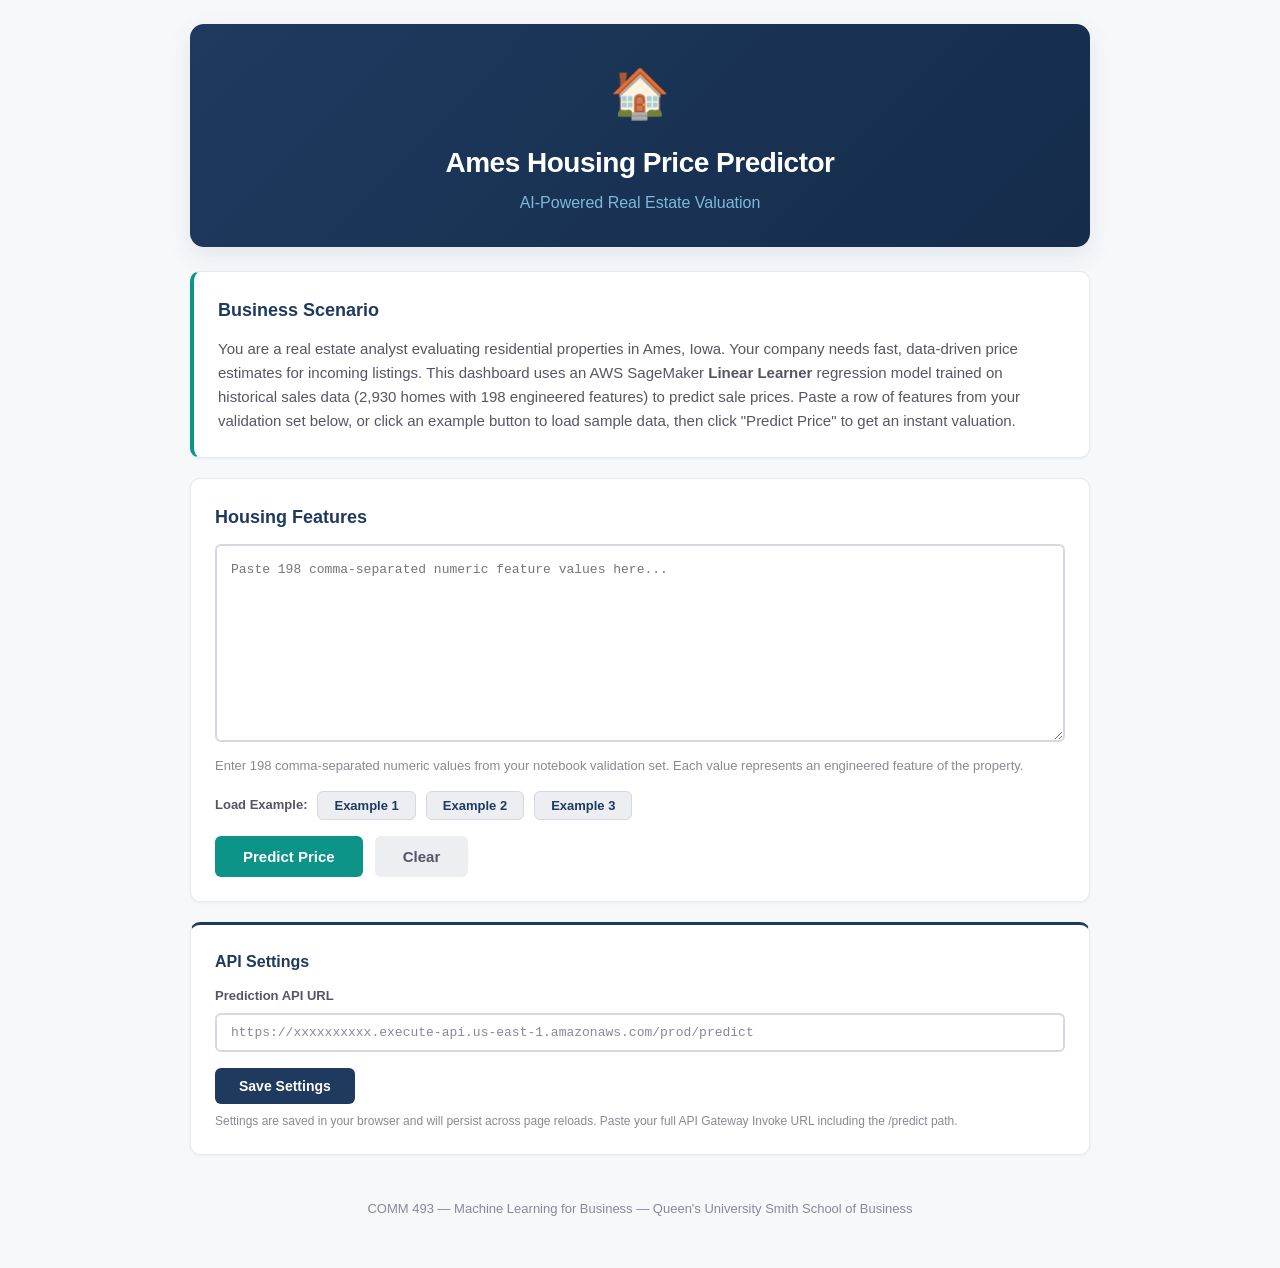
<file: WEB/LINEAR_LEARNER/HTML-JS-CSS/index.html>
<!DOCTYPE html>
<html lang="en">
<head>
  <meta charset="UTF-8">
  <meta name="viewport" content="width=device-width, initial-scale=1.0">
  <title>Ames Housing Price Predictor</title>
  <link rel="stylesheet" href="style.css">
</head>
<body>

  <div class="dashboard">

    <!-- ========== Header ========== -->
    <header class="header">
      <div class="header-icon">&#127968;</div>
      <h1>Ames Housing Price Predictor</h1>
      <p class="tagline">AI-Powered Real Estate Valuation</p>
    </header>

    <!-- ========== Scenario Card ========== -->
    <div class="card scenario-card">
      <h2 class="card-title">Business Scenario</h2>
      <p>
        You are a real estate analyst evaluating residential properties in Ames, Iowa.
        Your company needs fast, data-driven price estimates for incoming listings.
        This dashboard uses an AWS SageMaker <strong>Linear Learner</strong> regression model
        trained on historical sales data (2,930 homes with 198 engineered features) to predict
        sale prices. Paste a row of features from your validation set below, or click an
        example button to load sample data, then click "Predict Price" to get an instant valuation.
      </p>
    </div>

    <!-- ========== Input Section ========== -->
    <div class="card input-section">
      <h2 class="card-title">Housing Features</h2>
      <textarea id="featureInput" rows="8" placeholder="Paste 198 comma-separated numeric feature values here..."></textarea>
      <p class="textarea-hint">Enter 198 comma-separated numeric values from your notebook validation set. Each value represents an engineered feature of the property.</p>

      <div class="example-row">
        <span class="example-label">Load Example:</span>
        <button class="btn btn-example" data-example="1">Example 1</button>
        <button class="btn btn-example" data-example="2">Example 2</button>
        <button class="btn btn-example" data-example="3">Example 3</button>
      </div>

      <div class="button-row">
        <button id="predictBtn" class="btn btn-primary">Predict Price</button>
        <button id="clearBtn" class="btn btn-secondary">Clear</button>
      </div>
    </div>

    <!-- ========== Progress Indicator ========== -->
    <div id="progressIndicator" class="progress-indicator">
      <div class="progress-step" id="progressStep1">
        <div class="step-icon">1</div>
        <div class="step-text">Sending Features</div>
      </div>
      <div class="progress-connector"></div>
      <div class="progress-step" id="progressStep2">
        <div class="step-icon">2</div>
        <div class="step-text">Predicting Price</div>
      </div>
    </div>

    <!-- ========== Results Area ========== -->
    <div id="resultsArea">
      <div id="resultPanel" class="card result-card">
        <h2 class="panel-title">Prediction Result</h2>
        <div id="predictionResult"></div>
      </div>
    </div>

    <!-- ========== Settings Section ========== -->
    <div class="card settings-card">
      <h2 class="card-title">API Settings</h2>

      <div class="setting-group">
        <label for="predictUrl">Prediction API URL</label>
        <!-- INSTRUCTION: Paste your API Gateway Invoke URL here (ending with /predict) -->
        <input type="text" id="predictUrl"
               placeholder="https://xxxxxxxxxx.execute-api.us-east-1.amazonaws.com/prod/predict">
      </div>

      <div class="settings-button-row">
        <button id="saveSettingsBtn" class="btn btn-save">Save Settings</button>
      </div>
      <p class="settings-hint">
        Settings are saved in your browser and will persist across page reloads.
        Paste your full API Gateway Invoke URL including the /predict path.
      </p>
    </div>

    <!-- ========== Footer ========== -->
    <footer class="footer">
      <p>COMM 493 &mdash; Machine Learning for Business &mdash; Queen's University Smith School of Business</p>
    </footer>

  </div>

  <script src="script.js"></script>
</body>
</html>
</file>
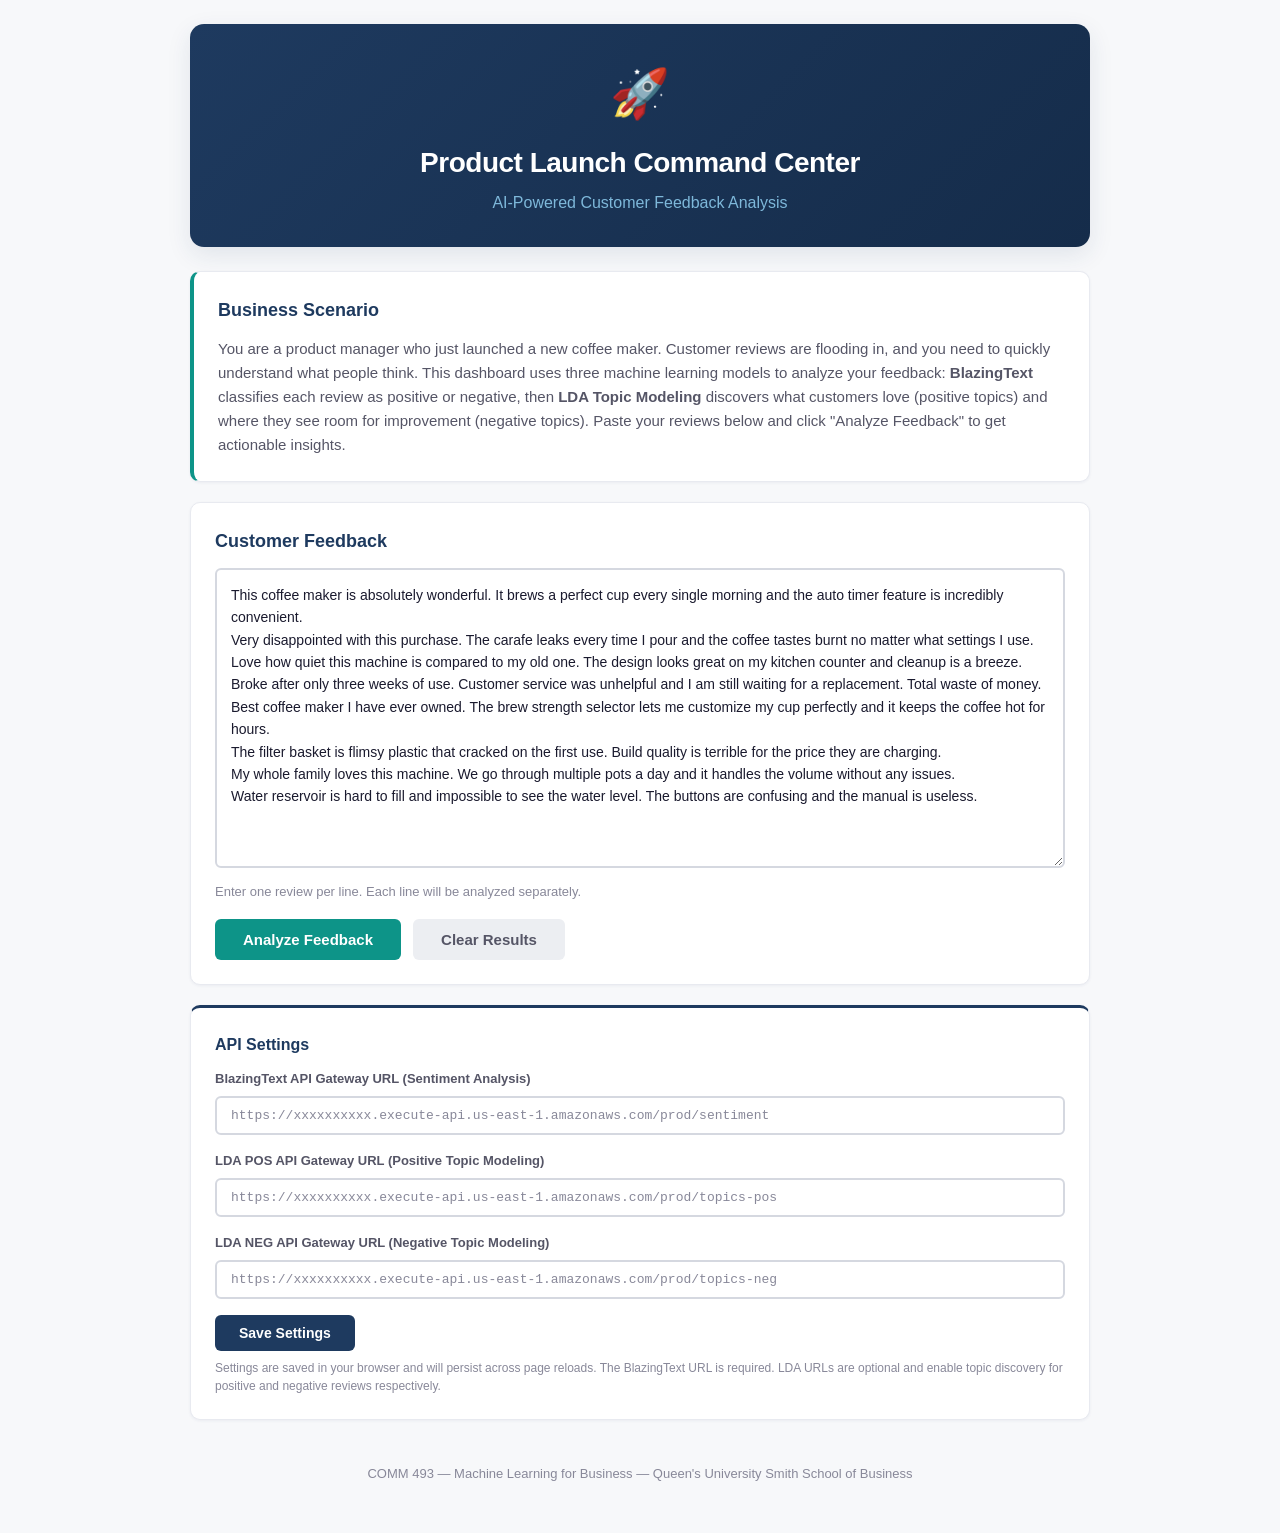
<file: WEB/NLP/HTML-JS-CSS/index.html>
<!DOCTYPE html>
<html lang="en">
<head>
  <meta charset="UTF-8">
  <meta name="viewport" content="width=device-width, initial-scale=1.0">
  <title>Product Launch Command Center</title>
  <link rel="stylesheet" href="style.css">
</head>
<body>

  <div class="dashboard">

    <!-- ========== Header ========== -->
    <header class="header">
      <div class="header-icon">&#128640;</div>
      <h1>Product Launch Command Center</h1>
      <p class="tagline">AI-Powered Customer Feedback Analysis</p>
    </header>

    <!-- ========== Scenario Card ========== -->
    <div class="card scenario-card">
      <h2 class="card-title">Business Scenario</h2>
      <p>
        You are a product manager who just launched a new coffee maker. Customer reviews
        are flooding in, and you need to quickly understand what people think. This dashboard
        uses three machine learning models to analyze your feedback:
        <strong>BlazingText</strong> classifies each review as positive or negative, then
        <strong>LDA Topic Modeling</strong> discovers what customers love (positive topics)
        and where they see room for improvement (negative topics). Paste your reviews below
        and click "Analyze Feedback" to get actionable insights.
      </p>
    </div>

    <!-- ========== Input Section ========== -->
    <div class="card input-section">
      <h2 class="card-title">Customer Feedback</h2>
      <textarea id="reviewInput" rows="12">This coffee maker is absolutely wonderful. It brews a perfect cup every single morning and the auto timer feature is incredibly convenient.
Very disappointed with this purchase. The carafe leaks every time I pour and the coffee tastes burnt no matter what settings I use.
Love how quiet this machine is compared to my old one. The design looks great on my kitchen counter and cleanup is a breeze.
Broke after only three weeks of use. Customer service was unhelpful and I am still waiting for a replacement. Total waste of money.
Best coffee maker I have ever owned. The brew strength selector lets me customize my cup perfectly and it keeps the coffee hot for hours.
The filter basket is flimsy plastic that cracked on the first use. Build quality is terrible for the price they are charging.
My whole family loves this machine. We go through multiple pots a day and it handles the volume without any issues.
Water reservoir is hard to fill and impossible to see the water level. The buttons are confusing and the manual is useless.</textarea>
      <p class="textarea-hint">Enter one review per line. Each line will be analyzed separately.</p>
      <div class="button-row">
        <button id="analyzeBtn" class="btn btn-primary">Analyze Feedback</button>
        <button id="clearBtn" class="btn btn-secondary">Clear Results</button>
      </div>
    </div>

    <!-- ========== Progress Indicator ========== -->
    <div id="progressIndicator" class="progress-indicator">
      <div class="progress-step" id="progressStep1">
        <div class="step-icon">1</div>
        <div class="step-text">Classifying Sentiment</div>
      </div>
      <div class="progress-connector"></div>
      <div class="progress-step" id="progressStep2">
        <div class="step-icon">2</div>
        <div class="step-text">Discovering Topics</div>
      </div>
    </div>

    <!-- ========== Summary Stats Bar ========== -->
    <div id="summaryStats" class="summary-stats">
      <div class="stat-card stat-total">
        <div id="statTotal" class="stat-value">0</div>
        <div class="stat-label">Reviews Analyzed</div>
      </div>
      <div class="stat-card stat-positive">
        <div id="statPositive" class="stat-value">0</div>
        <div class="stat-label">Positive</div>
      </div>
      <div class="stat-card stat-negative">
        <div id="statNegative" class="stat-value">0</div>
        <div class="stat-label">Negative</div>
      </div>
      <div class="stat-card stat-score">
        <div id="statScore" class="stat-value">0%</div>
        <div class="stat-label">Sentiment Score</div>
      </div>
      <div class="stat-card stat-confidence">
        <div id="statConfidence" class="stat-value">0%</div>
        <div class="stat-label">Avg Confidence</div>
      </div>
    </div>

    <!-- ========== Results Area ========== -->
    <div id="resultsArea">

      <!-- Sentiment Results Panel -->
      <div id="sentimentPanel" class="card">
        <h2 class="panel-title">Sentiment Breakdown</h2>
        <div id="sentimentResults"></div>
      </div>

      <!-- Positive Topics Panel -->
      <div id="topicPosPanel" class="card">
        <h2 class="panel-title panel-title-pos">What Customers Love</h2>
        <div id="topicPosResults"></div>
      </div>

      <!-- Negative Topics Panel -->
      <div id="topicNegPanel" class="card">
        <h2 class="panel-title panel-title-neg">Areas for Improvement</h2>
        <div id="topicNegResults"></div>
      </div>

    </div>

    <!-- ========== Settings Section ========== -->
    <div class="card settings-card">
      <h2 class="card-title">API Settings</h2>

      <div class="setting-group">
        <label for="blazingTextUrl">BlazingText API Gateway URL (Sentiment Analysis)</label>
        <!-- INSTRUCTION: Paste your BlazingText API Gateway Invoke URL here -->
        <input type="text" id="blazingTextUrl"
               placeholder="https://xxxxxxxxxx.execute-api.us-east-1.amazonaws.com/prod/sentiment">
      </div>

      <div class="setting-group">
        <label for="ldaPosUrl">LDA POS API Gateway URL (Positive Topic Modeling)</label>
        <!-- INSTRUCTION: Paste your LDA POS API Gateway Invoke URL here -->
        <input type="text" id="ldaPosUrl"
               placeholder="https://xxxxxxxxxx.execute-api.us-east-1.amazonaws.com/prod/topics-pos">
      </div>

      <div class="setting-group">
        <label for="ldaNegUrl">LDA NEG API Gateway URL (Negative Topic Modeling)</label>
        <!-- INSTRUCTION: Paste your LDA NEG API Gateway Invoke URL here -->
        <input type="text" id="ldaNegUrl"
               placeholder="https://xxxxxxxxxx.execute-api.us-east-1.amazonaws.com/prod/topics-neg">
      </div>

      <div class="settings-button-row">
        <button id="saveSettingsBtn" class="btn btn-save">Save Settings</button>
      </div>
      <p class="settings-hint">
        Settings are saved in your browser and will persist across page reloads.
        The BlazingText URL is required. LDA URLs are optional and enable topic discovery
        for positive and negative reviews respectively.
      </p>
    </div>

    <!-- ========== Footer ========== -->
    <footer class="footer">
      <p>COMM 493 &mdash; Machine Learning for Business &mdash; Queen's University Smith School of Business</p>
    </footer>

  </div>

  <script src="script.js"></script>
</body>
</html>
</file>
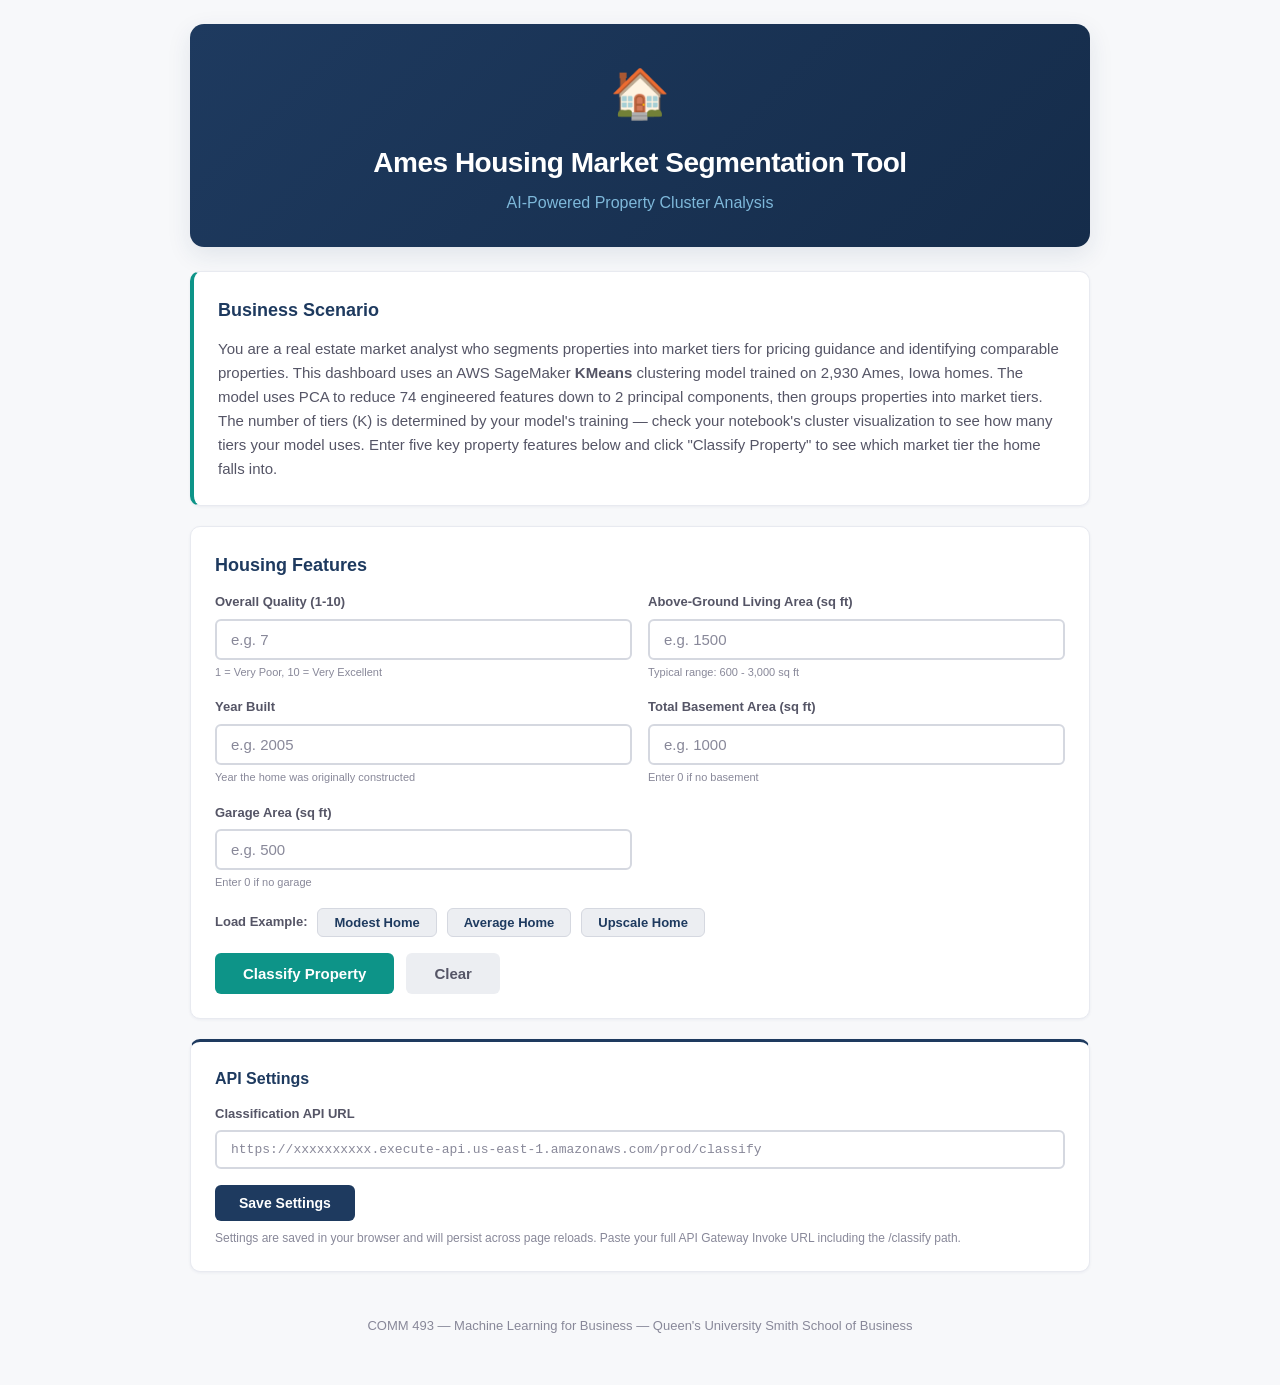
<file: WEB/PCA_KMEANS/HTML-JS-CSS/index.html>
<!DOCTYPE html>
<html lang="en">
<head>
  <meta charset="UTF-8">
  <meta name="viewport" content="width=device-width, initial-scale=1.0">
  <title>Ames Housing Market Segmentation Tool</title>
  <link rel="stylesheet" href="style.css">
</head>
<body>

  <div class="dashboard">

    <!-- ========== Header ========== -->
    <header class="header">
      <div class="header-icon">&#127968;</div>
      <h1>Ames Housing Market Segmentation Tool</h1>
      <p class="tagline">AI-Powered Property Cluster Analysis</p>
    </header>

    <!-- ========== Scenario Card ========== -->
    <div class="card scenario-card">
      <h2 class="card-title">Business Scenario</h2>
      <p>
        You are a real estate market analyst who segments properties into market tiers
        for pricing guidance and identifying comparable properties.
        This dashboard uses an AWS SageMaker <strong>KMeans</strong> clustering model
        trained on 2,930 Ames, Iowa homes. The model uses PCA to reduce 74 engineered features
        down to 2 principal components, then groups properties into market tiers.
        The number of tiers (K) is determined by your model's training — check your
        notebook's cluster visualization to see how many tiers your model uses.
        Enter five key property features below and click "Classify Property" to see which
        market tier the home falls into.
      </p>
    </div>

    <!-- ========== Input Section ========== -->
    <div class="card input-section">
      <h2 class="card-title">Housing Features</h2>

      <div class="form-grid">
        <div class="form-group">
          <label for="overallQual">Overall Quality (1-10)</label>
          <input type="number" id="overallQual" min="1" max="10" step="1" placeholder="e.g. 7">
          <span class="input-hint">1 = Very Poor, 10 = Very Excellent</span>
        </div>

        <div class="form-group">
          <label for="grLivArea">Above-Ground Living Area (sq ft)</label>
          <input type="number" id="grLivArea" min="300" max="6000" step="1" placeholder="e.g. 1500">
          <span class="input-hint">Typical range: 600 - 3,000 sq ft</span>
        </div>

        <div class="form-group">
          <label for="yearBuilt">Year Built</label>
          <input type="number" id="yearBuilt" min="1870" max="2025" step="1" placeholder="e.g. 2005">
          <span class="input-hint">Year the home was originally constructed</span>
        </div>

        <div class="form-group">
          <label for="totalBsmtSF">Total Basement Area (sq ft)</label>
          <input type="number" id="totalBsmtSF" min="0" max="6000" step="1" placeholder="e.g. 1000">
          <span class="input-hint">Enter 0 if no basement</span>
        </div>

        <div class="form-group">
          <label for="garageArea">Garage Area (sq ft)</label>
          <input type="number" id="garageArea" min="0" max="1500" step="1" placeholder="e.g. 500">
          <span class="input-hint">Enter 0 if no garage</span>
        </div>
      </div>

      <div class="example-row">
        <span class="example-label">Load Example:</span>
        <button class="btn btn-example" data-example="budget">Modest Home</button>
        <button class="btn btn-example" data-example="midrange">Average Home</button>
        <button class="btn btn-example" data-example="premium">Upscale Home</button>
      </div>

      <div class="button-row">
        <button id="classifyBtn" class="btn btn-primary">Classify Property</button>
        <button id="clearBtn" class="btn btn-secondary">Clear</button>
      </div>
    </div>

    <!-- ========== Progress Indicator ========== -->
    <div id="progressIndicator" class="progress-indicator">
      <div class="progress-step" id="progressStep1">
        <div class="step-icon">1</div>
        <div class="step-text">Sending Features</div>
      </div>
      <div class="progress-connector"></div>
      <div class="progress-step" id="progressStep2">
        <div class="step-icon">2</div>
        <div class="step-text">Classifying Property</div>
      </div>
    </div>

    <!-- ========== Results Area ========== -->
    <div id="resultsArea">
      <div id="resultPanel" class="card result-card">
        <h2 class="panel-title">Segmentation Result</h2>
        <div id="classificationResult"></div>
      </div>
    </div>

    <!-- ========== Settings Section ========== -->
    <div class="card settings-card">
      <h2 class="card-title">API Settings</h2>

      <div class="setting-group">
        <label for="classifyUrl">Classification API URL</label>
        <!-- INSTRUCTION: Paste your API Gateway Invoke URL here (ending with /classify) -->
        <input type="text" id="classifyUrl"
               placeholder="https://xxxxxxxxxx.execute-api.us-east-1.amazonaws.com/prod/classify">
      </div>

      <div class="settings-button-row">
        <button id="saveSettingsBtn" class="btn btn-save">Save Settings</button>
      </div>
      <p class="settings-hint">
        Settings are saved in your browser and will persist across page reloads.
        Paste your full API Gateway Invoke URL including the /classify path.
      </p>
    </div>

    <!-- ========== Footer ========== -->
    <footer class="footer">
      <p>COMM 493 &mdash; Machine Learning for Business &mdash; Queen's University Smith School of Business</p>
    </footer>

  </div>

  <script src="script.js"></script>
</body>
</html>
</file>
<file: WEB/LINEAR_LEARNER/HTML-JS-CSS/style.css>
/*
  Ames Housing Price Predictor
  Professional dashboard design system for house price prediction.
*/

/* ============================================================
   CSS Custom Properties (Design Tokens)
   ============================================================ */
:root {
    --brand: #1E3A5F;
    --brand-dark: #152C4A;
    --accent: #0D9488;
    --accent-hover: #0A7A70;
    --surface: #F7F8FA;
    --surface-dark: #ECEEF2;
    --positive: #2E7D32;
    --positive-bg: #E8F5E9;
    --text-primary: #1A1A2E;
    --text-secondary: #555566;
    --text-light: #888899;
    --border: #D5D8E0;
    --border-light: #E8EAF0;
    --white: #FFFFFF;
    --price-color: #1B5E20;
    --price-bg: #E8F5E9;
    --error: #C62828;
    --error-bg: #FFEBEE;
    --shadow-sm: 0 1px 3px rgba(30, 58, 95, 0.06);
    --shadow-md: 0 4px 12px rgba(30, 58, 95, 0.08);
    --shadow-lg: 0 8px 24px rgba(30, 58, 95, 0.1);
    --radius-sm: 6px;
    --radius-md: 10px;
    --radius-lg: 14px;
}

/* ============================================================
   Base Styles
   ============================================================ */
* {
    box-sizing: border-box;
    margin: 0;
    padding: 0;
}

body {
    background-color: var(--surface);
    font-family: "Segoe UI", "Helvetica Neue", Helvetica, Arial, sans-serif;
    color: var(--text-primary);
    line-height: 1.6;
    padding: 24px 16px;
}

/* ============================================================
   Layout
   ============================================================ */
.dashboard {
    max-width: 900px;
    margin: 0 auto;
}

/* ============================================================
   Header
   ============================================================ */
.header {
    text-align: center;
    padding: 32px 24px;
    background: linear-gradient(135deg, var(--brand), var(--brand-dark));
    color: var(--white);
    border-radius: var(--radius-lg);
    box-shadow: var(--shadow-lg);
    margin-bottom: 24px;
}

.header-icon {
    font-size: 48px;
    margin-bottom: 8px;
}

.header h1 {
    font-size: 28px;
    font-weight: 700;
    letter-spacing: -0.5px;
    margin-bottom: 4px;
}

.header .tagline {
    font-size: 16px;
    color: #7EB8DA;
    font-weight: 400;
}

/* ============================================================
   Cards (shared)
   ============================================================ */
.card {
    background: var(--white);
    border-radius: var(--radius-md);
    box-shadow: var(--shadow-sm);
    border: 1px solid var(--border-light);
    padding: 24px;
    margin-bottom: 20px;
}

.card-title {
    font-size: 18px;
    font-weight: 600;
    color: var(--brand);
    margin-bottom: 12px;
}

/* ============================================================
   Scenario Card
   ============================================================ */
.scenario-card {
    border-left: 4px solid var(--accent);
}

.scenario-card p {
    color: var(--text-secondary);
    font-size: 15px;
}

/* ============================================================
   Input Section
   ============================================================ */
.input-section textarea {
    width: 100%;
    min-height: 160px;
    padding: 14px;
    font-family: "Segoe UI Mono", "SF Mono", "Consolas", monospace;
    font-size: 13px;
    line-height: 1.6;
    color: var(--text-primary);
    border: 2px solid var(--border);
    border-radius: var(--radius-sm);
    resize: vertical;
    transition: border-color 0.2s ease;
}

.input-section textarea:focus {
    outline: none;
    border-color: var(--accent);
}

.input-section .textarea-hint {
    font-size: 13px;
    color: var(--text-light);
    margin-top: 6px;
}

.example-row {
    display: flex;
    align-items: center;
    gap: 10px;
    margin-top: 14px;
    flex-wrap: wrap;
}

.example-label {
    font-size: 13px;
    font-weight: 600;
    color: var(--text-secondary);
}

.button-row {
    display: flex;
    gap: 12px;
    margin-top: 16px;
}

/* ============================================================
   Buttons
   ============================================================ */
.btn {
    padding: 12px 28px;
    font-size: 15px;
    font-weight: 600;
    border: none;
    border-radius: var(--radius-sm);
    cursor: pointer;
    transition: background-color 0.2s ease, transform 0.1s ease;
}

.btn:active {
    transform: scale(0.98);
}

.btn:disabled {
    opacity: 0.6;
    cursor: not-allowed;
    transform: none;
}

.btn-primary {
    background-color: var(--accent);
    color: var(--white);
}

.btn-primary:hover:not(:disabled) {
    background-color: var(--accent-hover);
}

.btn-secondary {
    background-color: var(--surface-dark);
    color: var(--text-secondary);
}

.btn-secondary:hover:not(:disabled) {
    background-color: var(--border);
}

.btn-example {
    padding: 6px 16px;
    font-size: 13px;
    font-weight: 600;
    background-color: var(--surface-dark);
    color: var(--brand);
    border: 1px solid var(--border);
}

.btn-example:hover {
    background-color: var(--border);
}

/* ============================================================
   Progress Indicator
   ============================================================ */
.progress-indicator {
    display: none;
    align-items: center;
    justify-content: center;
    gap: 0;
    padding: 20px 24px;
    margin-bottom: 20px;
    background: var(--white);
    border-radius: var(--radius-md);
    box-shadow: var(--shadow-sm);
    border: 1px solid var(--border-light);
}

.progress-step {
    display: flex;
    align-items: center;
    gap: 10px;
    opacity: 0.4;
    transition: opacity 0.3s ease;
}

.progress-step.active {
    opacity: 1;
}

.progress-step.completed {
    opacity: 0.7;
}

.step-icon {
    width: 32px;
    height: 32px;
    border-radius: 50%;
    background-color: var(--border);
    color: var(--white);
    font-size: 14px;
    font-weight: 700;
    display: flex;
    align-items: center;
    justify-content: center;
    transition: background-color 0.3s ease;
}

.progress-step.active .step-icon {
    background-color: var(--accent);
    animation: pulse 1.5s infinite;
}

.progress-step.completed .step-icon {
    background-color: var(--positive);
}

.step-text {
    font-size: 14px;
    font-weight: 600;
    color: var(--text-secondary);
}

.progress-step.active .step-text {
    color: var(--text-primary);
}

.progress-connector {
    width: 40px;
    height: 2px;
    background-color: var(--border);
    margin: 0 12px;
    transition: background-color 0.3s ease;
}

.progress-connector.filled {
    background-color: var(--positive);
}

@keyframes pulse {
    0%, 100% { box-shadow: 0 0 0 0 rgba(13, 148, 136, 0.3); }
    50% { box-shadow: 0 0 0 8px rgba(13, 148, 136, 0); }
}

/* ============================================================
   Results Area
   ============================================================ */
#resultsArea {
    display: none;
}

.result-card {
    border-top: 3px solid var(--positive);
}

.panel-title {
    font-size: 18px;
    font-weight: 600;
    color: var(--brand);
    margin-bottom: 16px;
    padding-bottom: 10px;
    border-bottom: 2px solid var(--border-light);
}

/* ============================================================
   Price Display
   ============================================================ */
.price-display {
    text-align: center;
    padding: 32px 24px;
    background: var(--price-bg);
    border-radius: var(--radius-md);
    margin-bottom: 20px;
}

.price-label {
    font-size: 14px;
    font-weight: 600;
    text-transform: uppercase;
    letter-spacing: 1px;
    color: var(--text-secondary);
    margin-bottom: 8px;
}

.price-value {
    font-size: 48px;
    font-weight: 700;
    color: var(--price-color);
    line-height: 1.2;
}

/* ============================================================
   Result Details
   ============================================================ */
.result-details {
    display: flex;
    gap: 16px;
    flex-wrap: wrap;
}

.detail-item {
    flex: 1;
    min-width: 150px;
    background: var(--surface);
    border-radius: var(--radius-sm);
    padding: 14px 16px;
    border: 1px solid var(--border-light);
}

.detail-label {
    display: block;
    font-size: 11px;
    font-weight: 600;
    text-transform: uppercase;
    letter-spacing: 0.5px;
    color: var(--text-light);
    margin-bottom: 4px;
}

.detail-value {
    display: block;
    font-size: 16px;
    font-weight: 600;
    color: var(--text-primary);
}

/* ============================================================
   Settings Section
   ============================================================ */
.settings-card {
    border-top: 3px solid var(--brand);
}

.settings-card .card-title {
    font-size: 16px;
}

.setting-group {
    margin-bottom: 16px;
}

.setting-group:last-of-type {
    margin-bottom: 0;
}

.setting-group label {
    display: block;
    font-size: 13px;
    font-weight: 600;
    color: var(--text-secondary);
    margin-bottom: 6px;
}

.setting-group input[type="text"] {
    width: 100%;
    padding: 10px 14px;
    font-family: "Segoe UI Mono", "SF Mono", "Consolas", monospace;
    font-size: 13px;
    color: var(--text-primary);
    border: 2px solid var(--border);
    border-radius: var(--radius-sm);
    transition: border-color 0.2s ease;
}

.setting-group input[type="text"]:focus {
    outline: none;
    border-color: var(--accent);
}

.setting-group input[type="text"]::placeholder {
    color: var(--text-light);
}

.settings-button-row {
    margin-top: 16px;
}

.btn-save {
    background-color: var(--brand);
    color: var(--white);
    padding: 10px 24px;
    font-size: 14px;
}

.btn-save:hover:not(:disabled) {
    background-color: var(--brand-dark);
}

.btn-saved {
    background-color: var(--positive) !important;
}

.settings-hint {
    font-size: 12px;
    color: var(--text-light);
    margin-top: 8px;
    line-height: 1.5;
}

/* ============================================================
   Footer
   ============================================================ */
.footer {
    text-align: center;
    padding: 24px;
    color: var(--text-light);
    font-size: 13px;
}

/* ============================================================
   Utility Classes
   ============================================================ */
.loading {
    text-align: center;
    color: var(--text-light);
    font-style: italic;
    padding: 20px;
}

.error-message {
    color: var(--error);
    background-color: var(--error-bg);
    padding: 12px 16px;
    border-radius: var(--radius-sm);
    font-size: 14px;
}

.no-results {
    text-align: center;
    color: var(--text-light);
    padding: 20px;
}

/* ============================================================
   Responsive Design
   ============================================================ */
@media (max-width: 640px) {
    body {
        padding: 12px 8px;
    }

    .header {
        padding: 24px 16px;
    }

    .header h1 {
        font-size: 22px;
    }

    .price-value {
        font-size: 36px;
    }

    .result-details {
        flex-direction: column;
    }

    .detail-item {
        min-width: 100%;
    }

    .button-row {
        flex-direction: column;
    }

    .btn {
        width: 100%;
        text-align: center;
    }

    .example-row {
        flex-direction: column;
        align-items: flex-start;
    }

    .progress-indicator {
        flex-wrap: wrap;
        gap: 8px;
    }

    .progress-connector {
        display: none;
    }
}
</file>
<file: WEB/NLP/HTML-JS-CSS/style.css>
/*
  Product Launch Command Center
  Professional dashboard design system for customer feedback analysis.
*/

/* ============================================================
   CSS Custom Properties (Design Tokens)
   ============================================================ */
:root {
    --brand: #1E3A5F;
    --brand-dark: #152C4A;
    --accent: #0D9488;
    --accent-hover: #0A7A70;
    --surface: #F7F8FA;
    --surface-dark: #ECEEF2;
    --positive: #2E7D32;
    --positive-bg: #E8F5E9;
    --positive-light: #81C784;
    --negative: #C62828;
    --negative-bg: #FFEBEE;
    --negative-light: #E57373;
    --text-primary: #1A1A2E;
    --text-secondary: #555566;
    --text-light: #888899;
    --border: #D5D8E0;
    --border-light: #E8EAF0;
    --white: #FFFFFF;
    --shadow-sm: 0 1px 3px rgba(30, 58, 95, 0.06);
    --shadow-md: 0 4px 12px rgba(30, 58, 95, 0.08);
    --shadow-lg: 0 8px 24px rgba(30, 58, 95, 0.1);
    --radius-sm: 6px;
    --radius-md: 10px;
    --radius-lg: 14px;
}

/* ============================================================
   Base Styles
   ============================================================ */
* {
    box-sizing: border-box;
    margin: 0;
    padding: 0;
}

body {
    background-color: var(--surface);
    font-family: "Segoe UI", "Helvetica Neue", Helvetica, Arial, sans-serif;
    color: var(--text-primary);
    line-height: 1.6;
    padding: 24px 16px;
}

/* ============================================================
   Layout
   ============================================================ */
.dashboard {
    max-width: 900px;
    margin: 0 auto;
}

/* ============================================================
   Header
   ============================================================ */
.header {
    text-align: center;
    padding: 32px 24px;
    background: linear-gradient(135deg, var(--brand), var(--brand-dark));
    color: var(--white);
    border-radius: var(--radius-lg);
    box-shadow: var(--shadow-lg);
    margin-bottom: 24px;
}

.header-icon {
    font-size: 48px;
    margin-bottom: 8px;
}

.header h1 {
    font-size: 28px;
    font-weight: 700;
    letter-spacing: -0.5px;
    margin-bottom: 4px;
}

.header .tagline {
    font-size: 16px;
    color: #7EB8DA;
    font-weight: 400;
}

/* ============================================================
   Cards (shared)
   ============================================================ */
.card {
    background: var(--white);
    border-radius: var(--radius-md);
    box-shadow: var(--shadow-sm);
    border: 1px solid var(--border-light);
    padding: 24px;
    margin-bottom: 20px;
}

.card-title {
    font-size: 18px;
    font-weight: 600;
    color: var(--brand);
    margin-bottom: 12px;
}

/* ============================================================
   Scenario Card
   ============================================================ */
.scenario-card {
    border-left: 4px solid var(--accent);
}

.scenario-card p {
    color: var(--text-secondary);
    font-size: 15px;
}

/* ============================================================
   Input Section
   ============================================================ */
.input-section textarea {
    width: 100%;
    min-height: 200px;
    padding: 14px;
    font-family: "Segoe UI", "Helvetica Neue", Helvetica, Arial, sans-serif;
    font-size: 14px;
    line-height: 1.6;
    color: var(--text-primary);
    border: 2px solid var(--border);
    border-radius: var(--radius-sm);
    resize: vertical;
    transition: border-color 0.2s ease;
}

.input-section textarea:focus {
    outline: none;
    border-color: var(--accent);
}

.input-section .textarea-hint {
    font-size: 13px;
    color: var(--text-light);
    margin-top: 6px;
}

.button-row {
    display: flex;
    gap: 12px;
    margin-top: 16px;
}

.btn {
    padding: 12px 28px;
    font-size: 15px;
    font-weight: 600;
    border: none;
    border-radius: var(--radius-sm);
    cursor: pointer;
    transition: background-color 0.2s ease, transform 0.1s ease;
}

.btn:active {
    transform: scale(0.98);
}

.btn:disabled {
    opacity: 0.6;
    cursor: not-allowed;
    transform: none;
}

.btn-primary {
    background-color: var(--accent);
    color: var(--white);
}

.btn-primary:hover:not(:disabled) {
    background-color: var(--accent-hover);
}

.btn-secondary {
    background-color: var(--surface-dark);
    color: var(--text-secondary);
}

.btn-secondary:hover:not(:disabled) {
    background-color: var(--border);
}

/* ============================================================
   Progress Indicator
   ============================================================ */
.progress-indicator {
    display: none;
    align-items: center;
    justify-content: center;
    gap: 0;
    padding: 20px 24px;
    margin-bottom: 20px;
    background: var(--white);
    border-radius: var(--radius-md);
    box-shadow: var(--shadow-sm);
    border: 1px solid var(--border-light);
}

.progress-step {
    display: flex;
    align-items: center;
    gap: 10px;
    opacity: 0.4;
    transition: opacity 0.3s ease;
}

.progress-step.active {
    opacity: 1;
}

.progress-step.completed {
    opacity: 0.7;
}

.step-icon {
    width: 32px;
    height: 32px;
    border-radius: 50%;
    background-color: var(--border);
    color: var(--white);
    font-size: 14px;
    font-weight: 700;
    display: flex;
    align-items: center;
    justify-content: center;
    transition: background-color 0.3s ease;
}

.progress-step.active .step-icon {
    background-color: var(--accent);
    animation: pulse 1.5s infinite;
}

.progress-step.completed .step-icon {
    background-color: var(--positive);
}

.step-text {
    font-size: 14px;
    font-weight: 600;
    color: var(--text-secondary);
}

.progress-step.active .step-text {
    color: var(--text-primary);
}

.progress-connector {
    width: 40px;
    height: 2px;
    background-color: var(--border);
    margin: 0 12px;
    transition: background-color 0.3s ease;
}

.progress-connector.filled {
    background-color: var(--positive);
}

@keyframes pulse {
    0%, 100% { box-shadow: 0 0 0 0 rgba(13, 148, 136, 0.3); }
    50% { box-shadow: 0 0 0 8px rgba(13, 148, 136, 0); }
}

/* ============================================================
   Summary Stats Bar
   ============================================================ */
.summary-stats {
    display: none;
    gap: 12px;
    margin-bottom: 20px;
}

.stat-card {
    flex: 1;
    background: var(--white);
    border-radius: var(--radius-md);
    box-shadow: var(--shadow-sm);
    border: 1px solid var(--border-light);
    padding: 16px;
    text-align: center;
}

.stat-value {
    font-size: 28px;
    font-weight: 700;
    line-height: 1.2;
}

.stat-label {
    font-size: 11px;
    font-weight: 600;
    text-transform: uppercase;
    letter-spacing: 0.5px;
    color: var(--text-light);
    margin-top: 4px;
}

.stat-total .stat-value { color: var(--brand); }
.stat-positive .stat-value { color: var(--positive); }
.stat-negative .stat-value { color: var(--negative); }
.stat-score .stat-value { color: var(--accent); }
.stat-confidence .stat-value { color: var(--brand); }

/* ============================================================
   Results Area
   ============================================================ */
#resultsArea {
    display: none;
}

.panel-title {
    font-size: 18px;
    font-weight: 600;
    color: var(--brand);
    margin-bottom: 16px;
    padding-bottom: 10px;
    border-bottom: 2px solid var(--border-light);
}

.panel-title-pos {
    color: var(--positive);
    border-bottom-color: var(--positive-bg);
}

.panel-title-neg {
    color: var(--negative);
    border-bottom-color: var(--negative-bg);
}

/* ============================================================
   Sentiment Results
   ============================================================ */
.review-card {
    background: var(--surface);
    border-radius: var(--radius-sm);
    padding: 16px;
    margin-bottom: 12px;
    border: 1px solid var(--border-light);
}

.review-card:last-child {
    margin-bottom: 0;
}

.review-header {
    display: flex;
    justify-content: space-between;
    align-items: center;
    margin-bottom: 10px;
}

.review-number {
    font-size: 13px;
    font-weight: 600;
    color: var(--text-light);
    text-transform: uppercase;
    letter-spacing: 0.5px;
}

.badge {
    display: inline-block;
    padding: 4px 12px;
    font-size: 12px;
    font-weight: 700;
    letter-spacing: 0.5px;
    border-radius: 20px;
}

.badge-positive {
    background-color: var(--positive-bg);
    color: var(--positive);
}

.badge-negative {
    background-color: var(--negative-bg);
    color: var(--negative);
}

.review-text {
    font-size: 14px;
    color: var(--text-secondary);
    margin-bottom: 12px;
    line-height: 1.5;
}

.confidence-row {
    display: flex;
    align-items: center;
    gap: 10px;
}

.confidence-label {
    font-size: 12px;
    font-weight: 600;
    color: var(--text-light);
    text-transform: uppercase;
    letter-spacing: 0.3px;
    min-width: 75px;
}

.confidence-bar {
    flex: 1;
    height: 8px;
    background-color: var(--surface-dark);
    border-radius: 4px;
    overflow: hidden;
}

.confidence-fill-positive {
    height: 100%;
    background-color: var(--positive-light);
    border-radius: 4px;
    transition: width 0.6s ease;
}

.confidence-fill-negative {
    height: 100%;
    background-color: var(--negative-light);
    border-radius: 4px;
    transition: width 0.6s ease;
}

.confidence-value {
    font-size: 14px;
    font-weight: 600;
    color: var(--text-primary);
    min-width: 50px;
    text-align: right;
}

/* ============================================================
   Topic Discovery
   ============================================================ */
.topic-chart {
    padding: 8px 0;
}

.topic-row {
    display: flex;
    align-items: center;
    gap: 12px;
    margin-bottom: 10px;
}

.topic-row:last-child {
    margin-bottom: 0;
}

.topic-label {
    font-size: 13px;
    font-weight: 600;
    color: var(--text-secondary);
    min-width: 65px;
}

.topic-bar-container {
    flex: 1;
    height: 24px;
    background-color: var(--surface);
    border-radius: 4px;
    overflow: hidden;
}

.topic-bar {
    height: 100%;
    border-radius: 4px;
    transition: width 0.6s ease;
    min-width: 2px;
}

.topic-weight {
    font-size: 13px;
    font-weight: 600;
    color: var(--text-primary);
    min-width: 45px;
    text-align: right;
}

.topic-review-count {
    font-size: 11px;
    font-weight: 600;
    color: var(--text-light);
    min-width: 70px;
    text-align: right;
}

.topic-group {
    margin-bottom: 16px;
}

.topic-group:last-child {
    margin-bottom: 0;
}

.topic-reviews {
    margin: 8px 0 0 0;
    padding-left: 80px;
}

.topic-review-item {
    display: flex;
    align-items: baseline;
    gap: 8px;
    padding: 6px 10px;
    margin-bottom: 4px;
    background: var(--surface);
    border-radius: var(--radius-sm);
    border-left: 3px solid var(--border-light);
}

.topic-review-item:last-child {
    margin-bottom: 0;
}

.topic-review-strength {
    font-size: 12px;
    font-weight: 700;
    min-width: 36px;
    text-align: right;
    flex-shrink: 0;
}

.topic-review-text {
    font-size: 13px;
    color: var(--text-secondary);
    line-height: 1.4;
}

/* ============================================================
   Settings Section
   ============================================================ */
.settings-card {
    border-top: 3px solid var(--brand);
}

.settings-card .card-title {
    font-size: 16px;
}

.setting-group {
    margin-bottom: 16px;
}

.setting-group:last-of-type {
    margin-bottom: 0;
}

.setting-group label {
    display: block;
    font-size: 13px;
    font-weight: 600;
    color: var(--text-secondary);
    margin-bottom: 6px;
}

.setting-group input[type="text"] {
    width: 100%;
    padding: 10px 14px;
    font-family: "Segoe UI Mono", "SF Mono", "Consolas", monospace;
    font-size: 13px;
    color: var(--text-primary);
    border: 2px solid var(--border);
    border-radius: var(--radius-sm);
    transition: border-color 0.2s ease;
}

.setting-group input[type="text"]:focus {
    outline: none;
    border-color: var(--accent);
}

.setting-group input[type="text"]::placeholder {
    color: var(--text-light);
}

.settings-button-row {
    margin-top: 16px;
}

.btn-save {
    background-color: var(--brand);
    color: var(--white);
    padding: 10px 24px;
    font-size: 14px;
}

.btn-save:hover:not(:disabled) {
    background-color: var(--brand-dark);
}

.btn-saved {
    background-color: var(--positive) !important;
}

.settings-hint {
    font-size: 12px;
    color: var(--text-light);
    margin-top: 8px;
    line-height: 1.5;
}

/* ============================================================
   Footer
   ============================================================ */
.footer {
    text-align: center;
    padding: 24px;
    color: var(--text-light);
    font-size: 13px;
}

/* ============================================================
   Utility Classes
   ============================================================ */
.loading {
    text-align: center;
    color: var(--text-light);
    font-style: italic;
    padding: 20px;
}

.error-message {
    color: var(--negative);
    background-color: var(--negative-bg);
    padding: 12px 16px;
    border-radius: var(--radius-sm);
    font-size: 14px;
}

.no-results {
    text-align: center;
    color: var(--text-light);
    padding: 20px;
}

.info-message {
    color: var(--text-secondary);
    background-color: var(--surface);
    padding: 12px 16px;
    border-radius: var(--radius-sm);
    font-size: 14px;
    border: 1px solid var(--border-light);
}

/* ============================================================
   Responsive Design
   ============================================================ */
@media (max-width: 640px) {
    body {
        padding: 12px 8px;
    }

    .header {
        padding: 24px 16px;
    }

    .header h1 {
        font-size: 22px;
    }

    .summary-stats {
        flex-wrap: wrap;
    }

    .stat-card {
        flex-basis: calc(50% - 6px);
    }

    .stat-card:last-child {
        flex-basis: 100%;
    }

    .button-row {
        flex-direction: column;
    }

    .btn {
        width: 100%;
        text-align: center;
    }

    .confidence-row {
        flex-wrap: wrap;
    }

    .confidence-label {
        min-width: 100%;
    }

    .progress-indicator {
        flex-wrap: wrap;
        gap: 8px;
    }

    .progress-connector {
        display: none;
    }

    .topic-reviews {
        padding-left: 0;
    }
}
</file>
<file: WEB/PCA_KMEANS/HTML-JS-CSS/style.css>
/*
  Ames Housing Market Segmentation Tool
  Professional dashboard design system for property cluster analysis.
*/

/* ============================================================
   CSS Custom Properties (Design Tokens)
   ============================================================ */
:root {
    --brand: #1E3A5F;
    --brand-dark: #152C4A;
    --accent: #0D9488;
    --accent-hover: #0A7A70;
    --surface: #F7F8FA;
    --surface-dark: #ECEEF2;
    --positive: #2E7D32;
    --positive-bg: #E8F5E9;
    --text-primary: #1A1A2E;
    --text-secondary: #555566;
    --text-light: #888899;
    --border: #D5D8E0;
    --border-light: #E8EAF0;
    --white: #FFFFFF;
    --tier-budget: #4C72B0;
    --tier-midrange: #0D9488;
    --tier-premium: #B8860B;
    --error: #C62828;
    --error-bg: #FFEBEE;
    --shadow-sm: 0 1px 3px rgba(30, 58, 95, 0.06);
    --shadow-md: 0 4px 12px rgba(30, 58, 95, 0.08);
    --shadow-lg: 0 8px 24px rgba(30, 58, 95, 0.1);
    --radius-sm: 6px;
    --radius-md: 10px;
    --radius-lg: 14px;
}

/* ============================================================
   Base Styles
   ============================================================ */
* {
    box-sizing: border-box;
    margin: 0;
    padding: 0;
}

body {
    background-color: var(--surface);
    font-family: "Segoe UI", "Helvetica Neue", Helvetica, Arial, sans-serif;
    color: var(--text-primary);
    line-height: 1.6;
    padding: 24px 16px;
}

/* ============================================================
   Layout
   ============================================================ */
.dashboard {
    max-width: 900px;
    margin: 0 auto;
}

/* ============================================================
   Header
   ============================================================ */
.header {
    text-align: center;
    padding: 32px 24px;
    background: linear-gradient(135deg, var(--brand), var(--brand-dark));
    color: var(--white);
    border-radius: var(--radius-lg);
    box-shadow: var(--shadow-lg);
    margin-bottom: 24px;
}

.header-icon {
    font-size: 48px;
    margin-bottom: 8px;
}

.header h1 {
    font-size: 28px;
    font-weight: 700;
    letter-spacing: -0.5px;
    margin-bottom: 4px;
}

.header .tagline {
    font-size: 16px;
    color: #7EB8DA;
    font-weight: 400;
}

/* ============================================================
   Cards (shared)
   ============================================================ */
.card {
    background: var(--white);
    border-radius: var(--radius-md);
    box-shadow: var(--shadow-sm);
    border: 1px solid var(--border-light);
    padding: 24px;
    margin-bottom: 20px;
}

.card-title {
    font-size: 18px;
    font-weight: 600;
    color: var(--brand);
    margin-bottom: 12px;
}

/* ============================================================
   Scenario Card
   ============================================================ */
.scenario-card {
    border-left: 4px solid var(--accent);
}

.scenario-card p {
    color: var(--text-secondary);
    font-size: 15px;
}

/* ============================================================
   Input Section (Form Grid)
   ============================================================ */
.form-grid {
    display: grid;
    grid-template-columns: 1fr 1fr;
    gap: 16px;
    margin-bottom: 16px;
}

.form-group {
    display: flex;
    flex-direction: column;
}

.form-group label {
    font-size: 13px;
    font-weight: 600;
    color: var(--text-secondary);
    margin-bottom: 6px;
}

.form-group input[type="number"] {
    width: 100%;
    padding: 10px 14px;
    font-family: "Segoe UI", "Helvetica Neue", Helvetica, Arial, sans-serif;
    font-size: 15px;
    color: var(--text-primary);
    border: 2px solid var(--border);
    border-radius: var(--radius-sm);
    transition: border-color 0.2s ease;
}

.form-group input[type="number"]:focus {
    outline: none;
    border-color: var(--accent);
}

.form-group input[type="number"]::placeholder {
    color: var(--text-light);
}

.input-hint {
    font-size: 11px;
    color: var(--text-light);
    margin-top: 4px;
}

.example-row {
    display: flex;
    align-items: center;
    gap: 10px;
    margin-top: 14px;
    flex-wrap: wrap;
}

.example-label {
    font-size: 13px;
    font-weight: 600;
    color: var(--text-secondary);
}

.button-row {
    display: flex;
    gap: 12px;
    margin-top: 16px;
}

/* ============================================================
   Buttons
   ============================================================ */
.btn {
    padding: 12px 28px;
    font-size: 15px;
    font-weight: 600;
    border: none;
    border-radius: var(--radius-sm);
    cursor: pointer;
    transition: background-color 0.2s ease, transform 0.1s ease;
}

.btn:active {
    transform: scale(0.98);
}

.btn:disabled {
    opacity: 0.6;
    cursor: not-allowed;
    transform: none;
}

.btn-primary {
    background-color: var(--accent);
    color: var(--white);
}

.btn-primary:hover:not(:disabled) {
    background-color: var(--accent-hover);
}

.btn-secondary {
    background-color: var(--surface-dark);
    color: var(--text-secondary);
}

.btn-secondary:hover:not(:disabled) {
    background-color: var(--border);
}

.btn-example {
    padding: 6px 16px;
    font-size: 13px;
    font-weight: 600;
    background-color: var(--surface-dark);
    color: var(--brand);
    border: 1px solid var(--border);
}

.btn-example:hover {
    background-color: var(--border);
}

/* ============================================================
   Progress Indicator
   ============================================================ */
.progress-indicator {
    display: none;
    align-items: center;
    justify-content: center;
    gap: 0;
    padding: 20px 24px;
    margin-bottom: 20px;
    background: var(--white);
    border-radius: var(--radius-md);
    box-shadow: var(--shadow-sm);
    border: 1px solid var(--border-light);
}

.progress-step {
    display: flex;
    align-items: center;
    gap: 10px;
    opacity: 0.4;
    transition: opacity 0.3s ease;
}

.progress-step.active {
    opacity: 1;
}

.progress-step.completed {
    opacity: 0.7;
}

.step-icon {
    width: 32px;
    height: 32px;
    border-radius: 50%;
    background-color: var(--border);
    color: var(--white);
    font-size: 14px;
    font-weight: 700;
    display: flex;
    align-items: center;
    justify-content: center;
    transition: background-color 0.3s ease;
}

.progress-step.active .step-icon {
    background-color: var(--accent);
    animation: pulse 1.5s infinite;
}

.progress-step.completed .step-icon {
    background-color: var(--positive);
}

.step-text {
    font-size: 14px;
    font-weight: 600;
    color: var(--text-secondary);
}

.progress-step.active .step-text {
    color: var(--text-primary);
}

.progress-connector {
    width: 40px;
    height: 2px;
    background-color: var(--border);
    margin: 0 12px;
    transition: background-color 0.3s ease;
}

.progress-connector.filled {
    background-color: var(--positive);
}

@keyframes pulse {
    0%, 100% { box-shadow: 0 0 0 0 rgba(13, 148, 136, 0.3); }
    50% { box-shadow: 0 0 0 8px rgba(13, 148, 136, 0); }
}

/* ============================================================
   Results Area
   ============================================================ */
#resultsArea {
    display: none;
}

.result-card {
    border-top: 3px solid var(--positive);
}

.panel-title {
    font-size: 18px;
    font-weight: 600;
    color: var(--brand);
    margin-bottom: 16px;
    padding-bottom: 10px;
    border-bottom: 2px solid var(--border-light);
}

/* ============================================================
   Tier Display
   ============================================================ */
.tier-display {
    text-align: center;
    padding: 24px;
    background: var(--surface);
    border-radius: var(--radius-md);
    margin-bottom: 20px;
}

.tier-badge {
    display: inline-block;
    padding: 10px 32px;
    font-size: 22px;
    font-weight: 700;
    color: var(--white);
    border-radius: 50px;
    letter-spacing: 0.5px;
    margin-bottom: 12px;
}

.tier-description {
    font-size: 15px;
    color: var(--text-secondary);
    max-width: 600px;
    margin: 0 auto;
    line-height: 1.6;
}

/* ============================================================
   Profile Stats
   ============================================================ */
.profile-stats {
    margin-bottom: 20px;
}

.stats-title {
    font-size: 15px;
    font-weight: 600;
    color: var(--text-secondary);
    margin-bottom: 12px;
    text-transform: uppercase;
    letter-spacing: 0.5px;
}

.stats-grid {
    display: grid;
    grid-template-columns: repeat(3, 1fr);
    gap: 12px;
}

.stat-item {
    background: var(--surface);
    border-radius: var(--radius-sm);
    padding: 14px 16px;
    border: 1px solid var(--border-light);
    text-align: center;
}

.stat-label {
    display: block;
    font-size: 11px;
    font-weight: 600;
    text-transform: uppercase;
    letter-spacing: 0.5px;
    color: var(--text-light);
    margin-bottom: 4px;
}

.stat-value {
    display: block;
    font-size: 16px;
    font-weight: 600;
    color: var(--text-primary);
}

.price-stat {
    color: var(--positive);
    font-size: 18px;
}

/* ============================================================
   Result Details
   ============================================================ */
.result-details {
    display: flex;
    gap: 16px;
    flex-wrap: wrap;
}

.detail-item {
    flex: 1;
    min-width: 150px;
    background: var(--surface);
    border-radius: var(--radius-sm);
    padding: 14px 16px;
    border: 1px solid var(--border-light);
}

.detail-label {
    display: block;
    font-size: 11px;
    font-weight: 600;
    text-transform: uppercase;
    letter-spacing: 0.5px;
    color: var(--text-light);
    margin-bottom: 4px;
}

.detail-value {
    display: block;
    font-size: 16px;
    font-weight: 600;
    color: var(--text-primary);
}

.detail-hint {
    display: block;
    font-size: 11px;
    font-weight: 400;
    color: var(--text-light);
    margin-top: 2px;
}

/* ============================================================
   Settings Section
   ============================================================ */
.settings-card {
    border-top: 3px solid var(--brand);
}

.settings-card .card-title {
    font-size: 16px;
}

.setting-group {
    margin-bottom: 16px;
}

.setting-group:last-of-type {
    margin-bottom: 0;
}

.setting-group label {
    display: block;
    font-size: 13px;
    font-weight: 600;
    color: var(--text-secondary);
    margin-bottom: 6px;
}

.setting-group input[type="text"] {
    width: 100%;
    padding: 10px 14px;
    font-family: "Segoe UI Mono", "SF Mono", "Consolas", monospace;
    font-size: 13px;
    color: var(--text-primary);
    border: 2px solid var(--border);
    border-radius: var(--radius-sm);
    transition: border-color 0.2s ease;
}

.setting-group input[type="text"]:focus {
    outline: none;
    border-color: var(--accent);
}

.setting-group input[type="text"]::placeholder {
    color: var(--text-light);
}

.settings-button-row {
    margin-top: 16px;
}

.btn-save {
    background-color: var(--brand);
    color: var(--white);
    padding: 10px 24px;
    font-size: 14px;
}

.btn-save:hover:not(:disabled) {
    background-color: var(--brand-dark);
}

.btn-saved {
    background-color: var(--positive) !important;
}

.settings-hint {
    font-size: 12px;
    color: var(--text-light);
    margin-top: 8px;
    line-height: 1.5;
}

/* ============================================================
   Footer
   ============================================================ */
.footer {
    text-align: center;
    padding: 24px;
    color: var(--text-light);
    font-size: 13px;
}

/* ============================================================
   Utility Classes
   ============================================================ */
.loading {
    text-align: center;
    color: var(--text-light);
    font-style: italic;
    padding: 20px;
}

.error-message {
    color: var(--error);
    background-color: var(--error-bg);
    padding: 12px 16px;
    border-radius: var(--radius-sm);
    font-size: 14px;
}

.no-results {
    text-align: center;
    color: var(--text-light);
    padding: 20px;
}

/* ============================================================
   Responsive Design
   ============================================================ */
@media (max-width: 640px) {
    body {
        padding: 12px 8px;
    }

    .header {
        padding: 24px 16px;
    }

    .header h1 {
        font-size: 22px;
    }

    .form-grid {
        grid-template-columns: 1fr;
    }

    .stats-grid {
        grid-template-columns: 1fr 1fr;
    }

    .result-details {
        flex-direction: column;
    }

    .detail-item {
        min-width: 100%;
    }

    .button-row {
        flex-direction: column;
    }

    .btn {
        width: 100%;
        text-align: center;
    }

    .example-row {
        flex-direction: column;
        align-items: flex-start;
    }

    .progress-indicator {
        flex-wrap: wrap;
        gap: 8px;
    }

    .progress-connector {
        display: none;
    }

    .tier-badge {
        font-size: 18px;
        padding: 8px 24px;
    }
}

@media (max-width: 400px) {
    .stats-grid {
        grid-template-columns: 1fr;
    }
}
</file>
